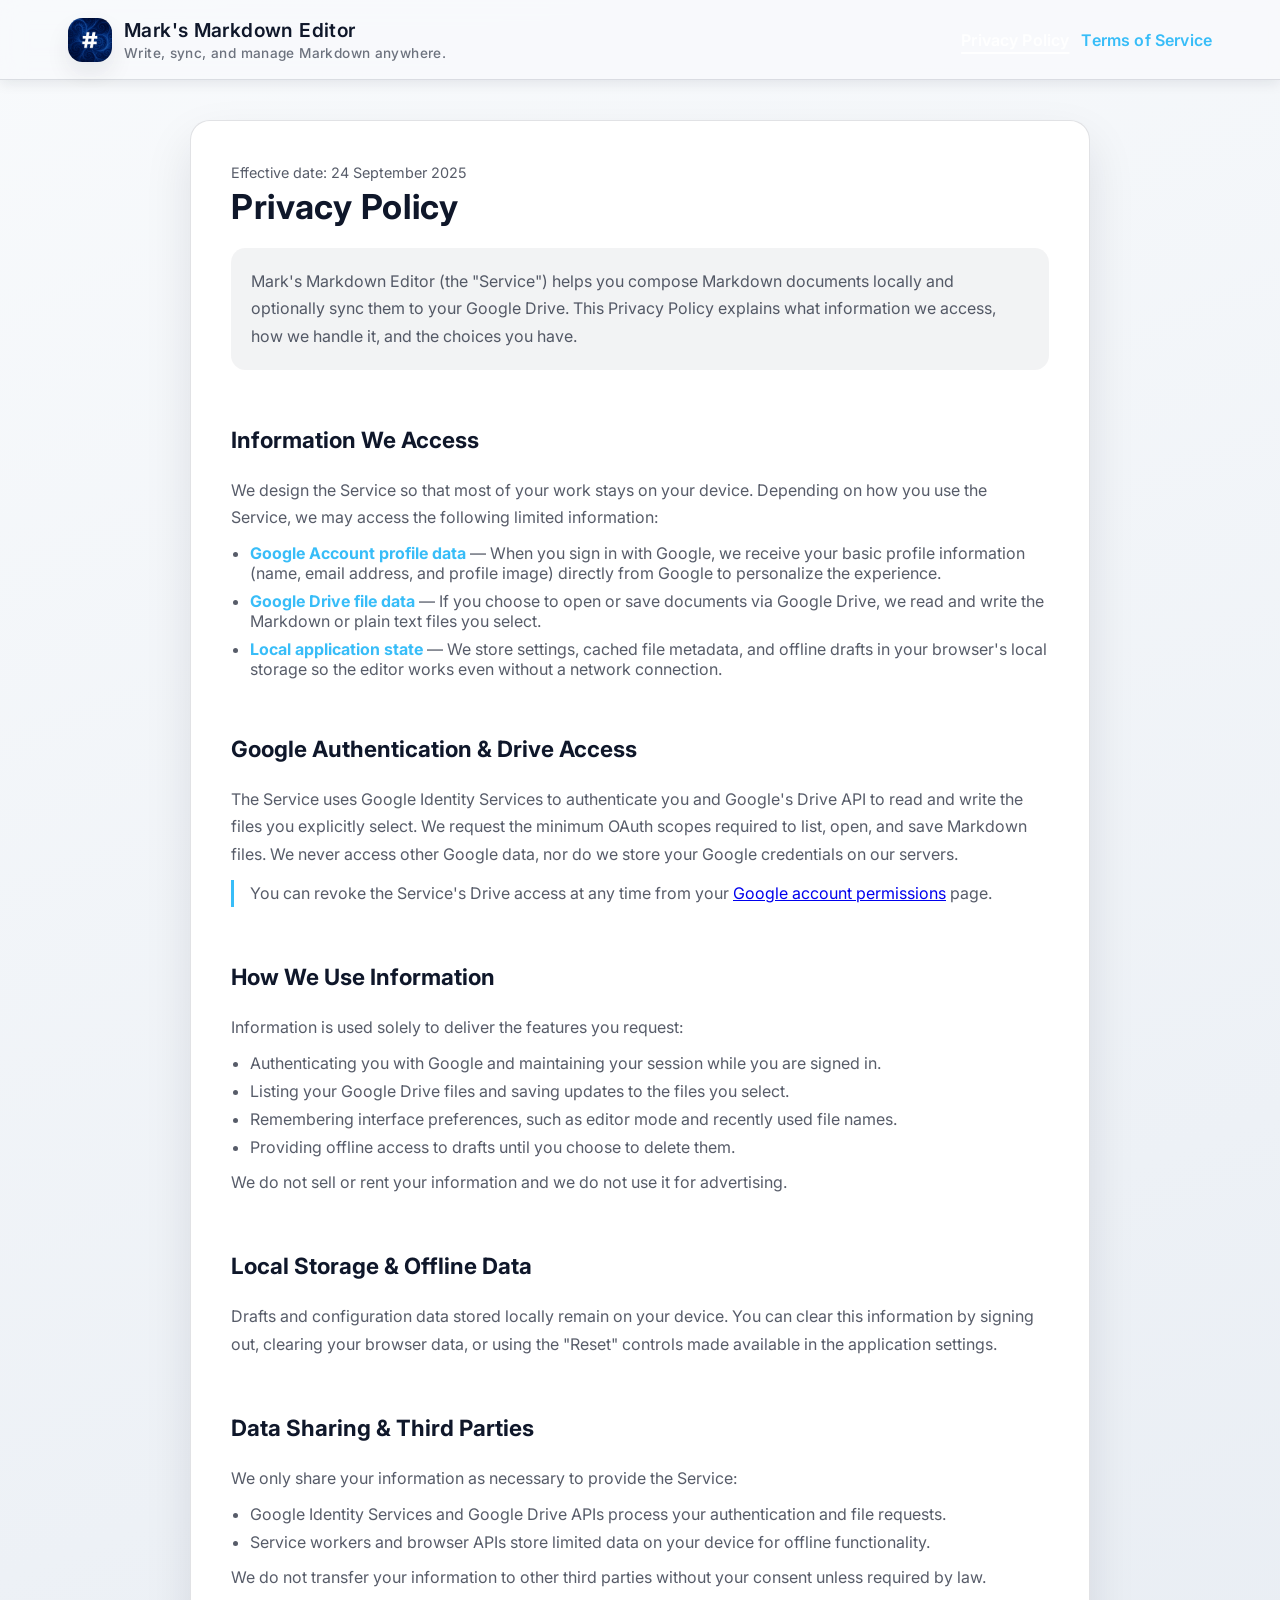
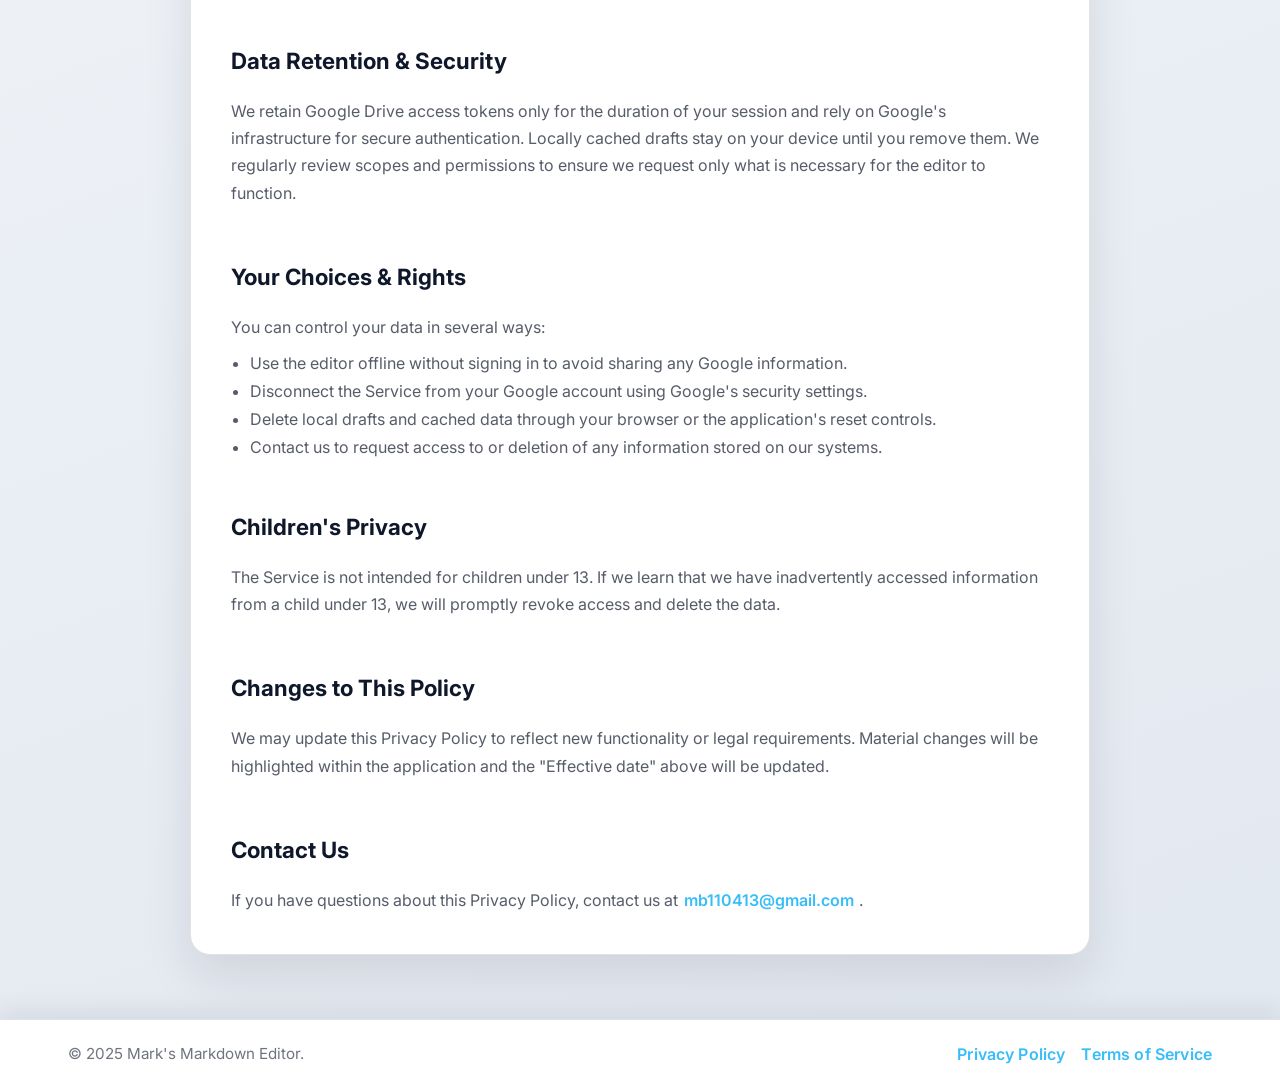
<file: privacy.html>
<!DOCTYPE html>
<html lang="en">
  <head>
    <meta charset="utf-8" />
    <meta name="viewport" content="width=device-width, initial-scale=1" />
    <title>Privacy Policy · Mark's Markdown Editor</title>
    <meta
      name="description"
      content="Privacy practices for Mark's Markdown Editor, including details about Google Drive access, local storage, and how your information is used."
    />
    <link rel="manifest" href="manifest.json" />
    <link rel="icon" type="image/png" href="icons/icon-512.png" />
    <link rel="preconnect" href="https://fonts.googleapis.com" />
    <link rel="preconnect" href="https://fonts.gstatic.com" crossorigin />
    <link rel="stylesheet" href="https://fonts.googleapis.com/css2?family=Inter:wght@400;500;600;700&display=swap" />
    <link rel="stylesheet" href="styles.css" />
  </head>
  <body class="legal-page">
    <header class="legal-header">
      <div class="inner">
        <div class="legal-header-bar">
          <a class="brand-link" href="index.html">
            <span class="brand-mark" aria-hidden="true">
              <img src="icons/icon-1024.png" width="44" height="44" alt="" />
            </span>
            <span class="brand-name">
              Mark's Markdown Editor
              <span>Write, sync, and manage Markdown anywhere.</span>
            </span>
          </a>
          <nav class="legal-header-links" aria-label="Legal pages">
            <a href="privacy.html" aria-current="page">Privacy Policy</a>
            <a href="terms.html">Terms of Service</a>
          </nav>
        </div>
      </div>
    </header>

    <main class="legal-main">
      <article class="legal-content">
        <header>
          <p class="legal-meta">Effective date: 24 September 2025</p>
          <h1>Privacy Policy</h1>
          <p class="legal-intro">
            Mark's Markdown Editor (the "Service") helps you compose Markdown documents locally and optionally sync them to
            your Google Drive. This Privacy Policy explains what information we access, how we handle it, and the choices you
            have.
          </p>
        </header>

        <section>
          <h2>Information We Access</h2>
          <p>
            We design the Service so that most of your work stays on your device. Depending on how you use the Service, we may
            access the following limited information:
          </p>
          <ul>
            <li>
              <strong>Google Account profile data</strong> — When you sign in with Google, we receive your basic profile
              information (name, email address, and profile image) directly from Google to personalize the experience.
            </li>
            <li>
              <strong>Google Drive file data</strong> — If you choose to open or save documents via Google Drive, we read and
              write the Markdown or plain text files you select.
            </li>
            <li>
              <strong>Local application state</strong> — We store settings, cached file metadata, and offline drafts in your
              browser's local storage so the editor works even without a network connection.
            </li>
          </ul>
        </section>

        <section>
          <h2>Google Authentication &amp; Drive Access</h2>
          <p>
            The Service uses Google Identity Services to authenticate you and Google's Drive API to read and write the files you
            explicitly select. We request the minimum OAuth scopes required to list, open, and save Markdown files. We never
            access other Google data, nor do we store your Google credentials on our servers.
          </p>
          <p class="legal-callout">
            You can revoke the Service's Drive access at any time from your
            <a href="https://myaccount.google.com/permissions" target="_blank" rel="noopener">Google account permissions</a>
            page.
          </p>
        </section>

        <section>
          <h2>How We Use Information</h2>
          <p>
            Information is used solely to deliver the features you request:
          </p>
          <ul>
            <li>Authenticating you with Google and maintaining your session while you are signed in.</li>
            <li>Listing your Google Drive files and saving updates to the files you select.</li>
            <li>Remembering interface preferences, such as editor mode and recently used file names.</li>
            <li>Providing offline access to drafts until you choose to delete them.</li>
          </ul>
          <p>We do not sell or rent your information and we do not use it for advertising.</p>
        </section>

        <section>
          <h2>Local Storage &amp; Offline Data</h2>
          <p>
            Drafts and configuration data stored locally remain on your device. You can clear this information by signing out,
            clearing your browser data, or using the "Reset" controls made available in the application settings.
          </p>
        </section>

        <section>
          <h2>Data Sharing &amp; Third Parties</h2>
          <p>
            We only share your information as necessary to provide the Service:
          </p>
          <ul>
            <li>Google Identity Services and Google Drive APIs process your authentication and file requests.</li>
            <li>Service workers and browser APIs store limited data on your device for offline functionality.</li>
          </ul>
          <p>We do not transfer your information to other third parties without your consent unless required by law.</p>
        </section>

        <section>
          <h2>Data Retention &amp; Security</h2>
          <p>
            We retain Google Drive access tokens only for the duration of your session and rely on Google's infrastructure for
            secure authentication. Locally cached drafts stay on your device until you remove them. We regularly review scopes
            and permissions to ensure we request only what is necessary for the editor to function.
          </p>
        </section>

        <section>
          <h2>Your Choices &amp; Rights</h2>
          <p>You can control your data in several ways:</p>
          <ul>
            <li>Use the editor offline without signing in to avoid sharing any Google information.</li>
            <li>Disconnect the Service from your Google account using Google's security settings.</li>
            <li>Delete local drafts and cached data through your browser or the application's reset controls.</li>
            <li>Contact us to request access to or deletion of any information stored on our systems.</li>
          </ul>
        </section>

        <section>
          <h2>Children's Privacy</h2>
          <p>
            The Service is not intended for children under 13. If we learn that we have inadvertently accessed information from a
            child under 13, we will promptly revoke access and delete the data.
          </p>
        </section>

        <section>
          <h2>Changes to This Policy</h2>
          <p>
            We may update this Privacy Policy to reflect new functionality or legal requirements. Material changes will be
            highlighted within the application and the "Effective date" above will be updated.
          </p>
        </section>

        <section>
          <h2>Contact Us</h2>
          <p class="legal-contact">
            If you have questions about this Privacy Policy, contact us at
            <a href="mailto:mb110413@gmail.com">mb110413@gmail.com</a>.
          </p>
        </section>
      </article>
    </main>

    <footer class="site-footer">
      <div class="inner">
        <p>© 2025 Mark's Markdown Editor.</p>
        <nav class="footer-nav" aria-label="Legal">
          <a href="privacy.html" aria-current="page">Privacy Policy</a>
          <a href="terms.html">Terms of Service</a>
        </nav>
      </div>
    </footer>
  </body>
</html>
</file>
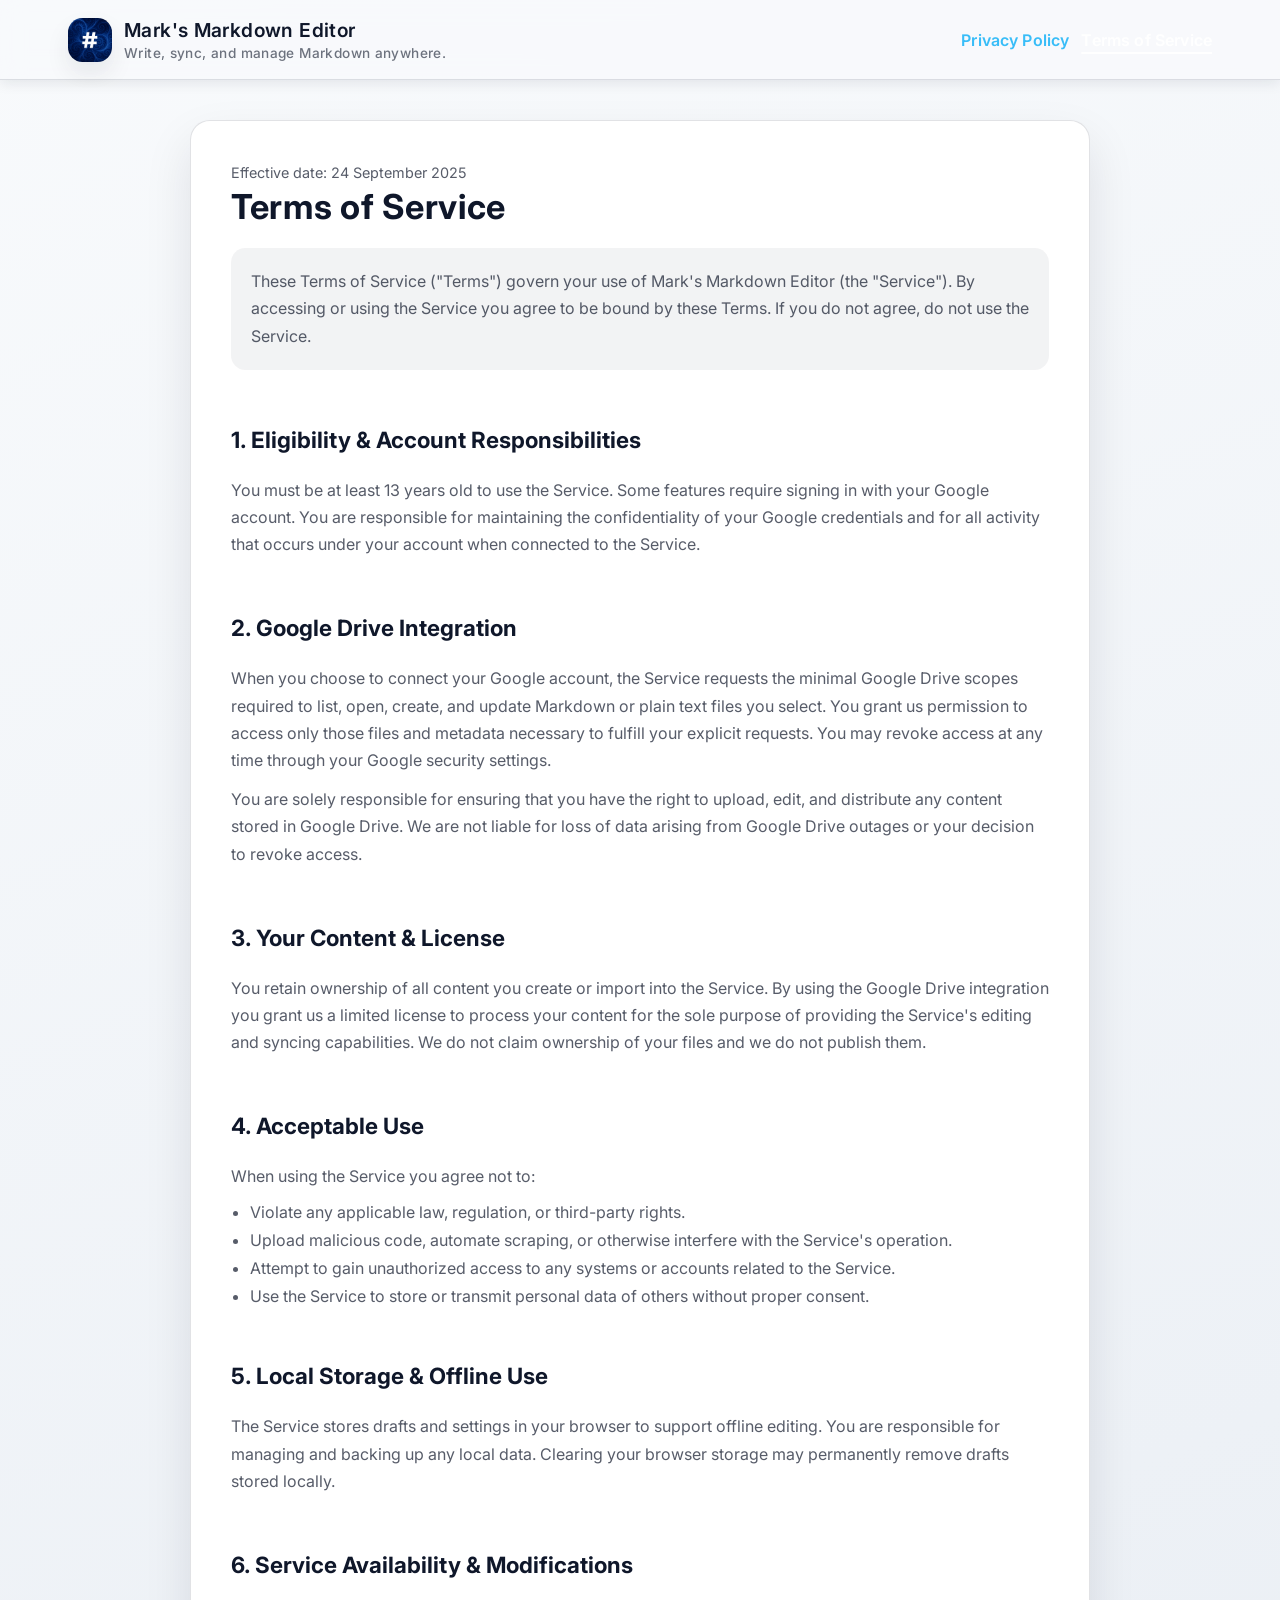
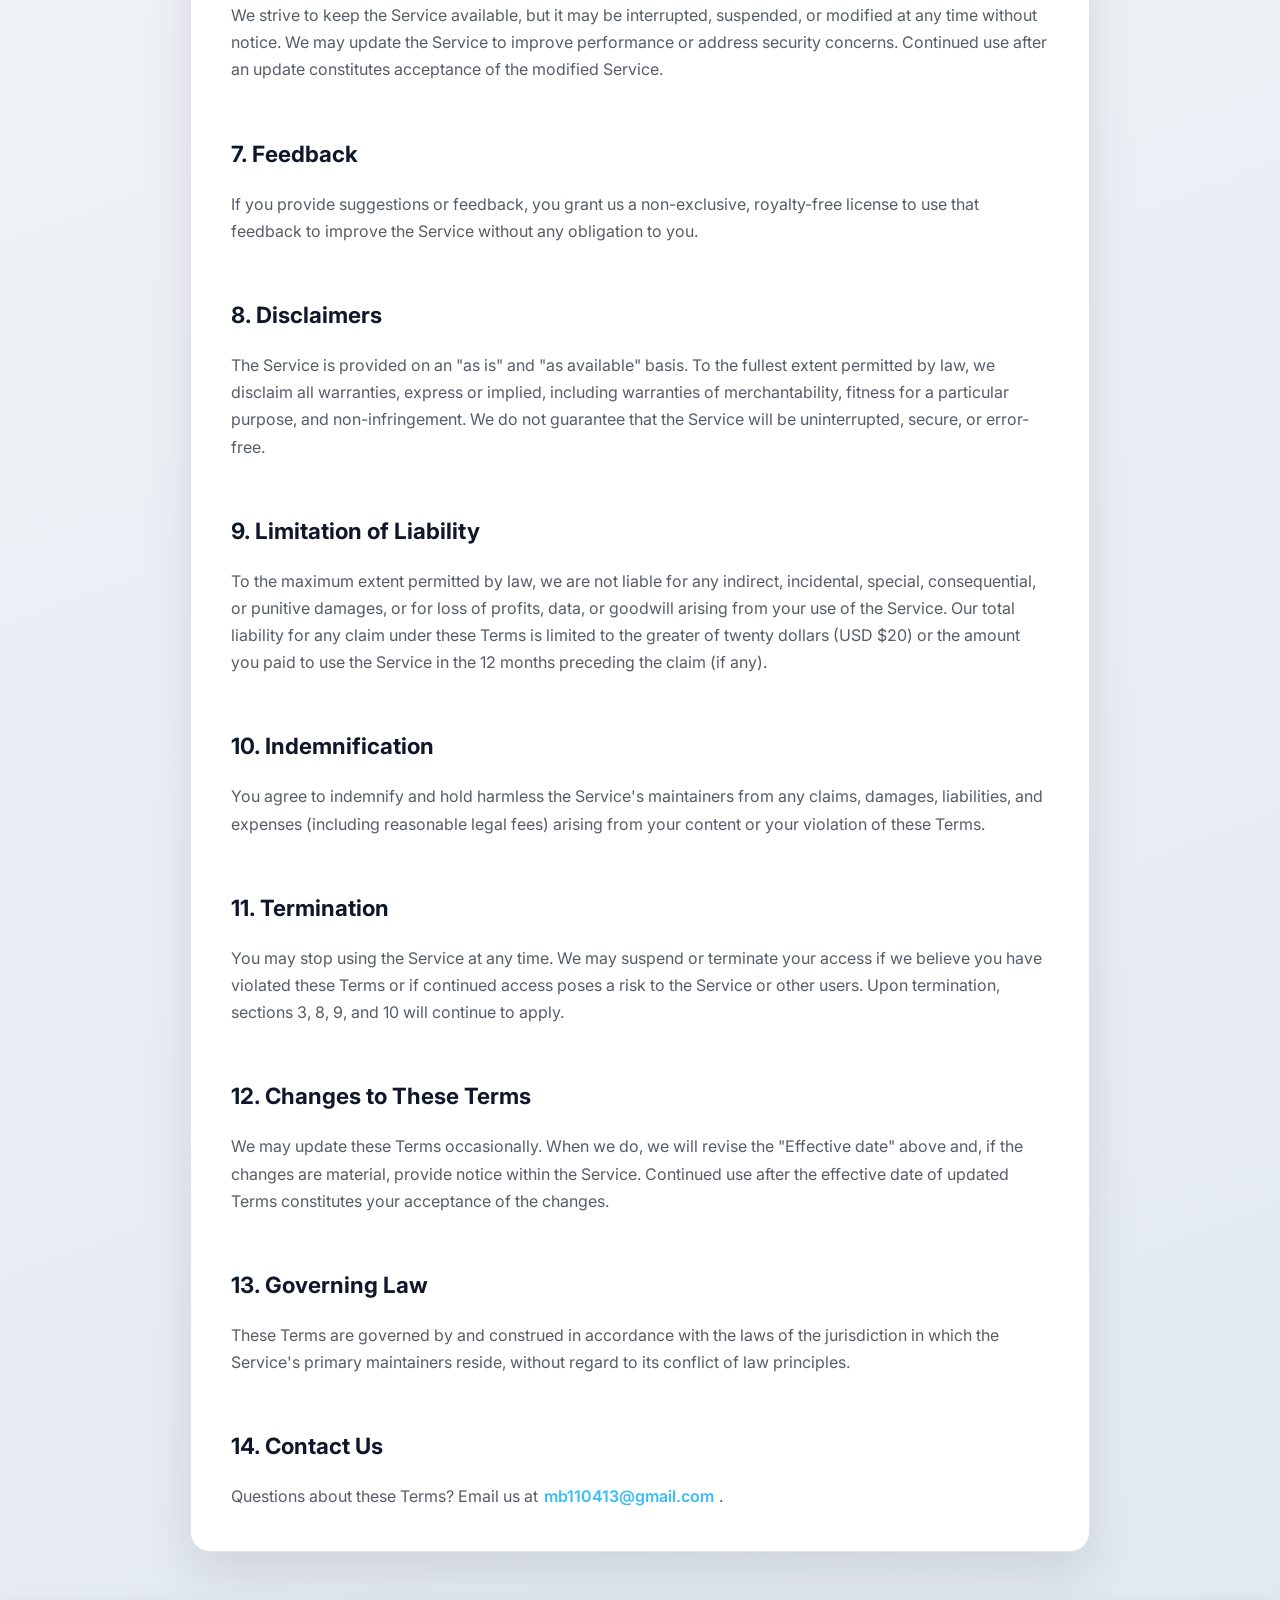
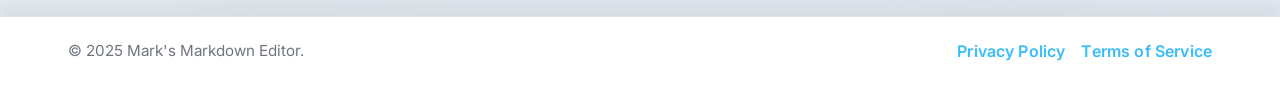
<file: terms.html>
<!DOCTYPE html>
<html lang="en">
  <head>
    <meta charset="utf-8" />
    <meta name="viewport" content="width=device-width, initial-scale=1" />
    <title>Terms of Service · Mark's Markdown Editor</title>
    <meta
      name="description"
      content="Terms governing the use of Mark's Markdown Editor, including eligibility requirements, acceptable use, and Google Drive integration."
    />
    <link rel="manifest" href="manifest.json" />
    <link rel="icon" type="image/png" href="icons/icon-512.png" />
    <link rel="preconnect" href="https://fonts.googleapis.com" />
    <link rel="preconnect" href="https://fonts.gstatic.com" crossorigin />
    <link rel="stylesheet" href="https://fonts.googleapis.com/css2?family=Inter:wght@400;500;600;700&display=swap" />
    <link rel="stylesheet" href="styles.css" />
  </head>
  <body class="legal-page">
    <header class="legal-header">
      <div class="inner">
        <div class="legal-header-bar">
          <a class="brand-link" href="index.html">
            <span class="brand-mark" aria-hidden="true">
              <img src="icons/icon-1024.png" width="44" height="44" alt="" />
            </span>
            <span class="brand-name">
              Mark's Markdown Editor
              <span>Write, sync, and manage Markdown anywhere.</span>
            </span>
          </a>
          <nav class="legal-header-links" aria-label="Legal pages">
            <a href="privacy.html">Privacy Policy</a>
            <a href="terms.html" aria-current="page">Terms of Service</a>
          </nav>
        </div>
      </div>
    </header>

    <main class="legal-main">
      <article class="legal-content">
        <header>
          <p class="legal-meta">Effective date: 24 September 2025</p>
          <h1>Terms of Service</h1>
          <p class="legal-intro">
            These Terms of Service ("Terms") govern your use of Mark's Markdown Editor (the "Service"). By accessing or using the
            Service you agree to be bound by these Terms. If you do not agree, do not use the Service.
          </p>
        </header>

        <section>
          <h2>1. Eligibility &amp; Account Responsibilities</h2>
          <p>
            You must be at least 13 years old to use the Service. Some features require signing in with your Google account. You
            are responsible for maintaining the confidentiality of your Google credentials and for all activity that occurs under
            your account when connected to the Service.
          </p>
        </section>

        <section>
          <h2>2. Google Drive Integration</h2>
          <p>
            When you choose to connect your Google account, the Service requests the minimal Google Drive scopes required to list,
            open, create, and update Markdown or plain text files you select. You grant us permission to access only those files
            and metadata necessary to fulfill your explicit requests. You may revoke access at any time through your Google
            security settings.
          </p>
          <p>
            You are solely responsible for ensuring that you have the right to upload, edit, and distribute any content stored in
            Google Drive. We are not liable for loss of data arising from Google Drive outages or your decision to revoke access.
          </p>
        </section>

        <section>
          <h2>3. Your Content &amp; License</h2>
          <p>
            You retain ownership of all content you create or import into the Service. By using the Google Drive integration you
            grant us a limited license to process your content for the sole purpose of providing the Service's editing and syncing
            capabilities. We do not claim ownership of your files and we do not publish them.
          </p>
        </section>

        <section>
          <h2>4. Acceptable Use</h2>
          <p>When using the Service you agree not to:</p>
          <ul>
            <li>Violate any applicable law, regulation, or third-party rights.</li>
            <li>Upload malicious code, automate scraping, or otherwise interfere with the Service's operation.</li>
            <li>Attempt to gain unauthorized access to any systems or accounts related to the Service.</li>
            <li>Use the Service to store or transmit personal data of others without proper consent.</li>
          </ul>
        </section>

        <section>
          <h2>5. Local Storage &amp; Offline Use</h2>
          <p>
            The Service stores drafts and settings in your browser to support offline editing. You are responsible for managing
            and backing up any local data. Clearing your browser storage may permanently remove drafts stored locally.
          </p>
        </section>

        <section>
          <h2>6. Service Availability &amp; Modifications</h2>
          <p>
            We strive to keep the Service available, but it may be interrupted, suspended, or modified at any time without notice.
            We may update the Service to improve performance or address security concerns. Continued use after an update
            constitutes acceptance of the modified Service.
          </p>
        </section>

        <section>
          <h2>7. Feedback</h2>
          <p>
            If you provide suggestions or feedback, you grant us a non-exclusive, royalty-free license to use that feedback to
            improve the Service without any obligation to you.
          </p>
        </section>

        <section>
          <h2>8. Disclaimers</h2>
          <p>
            The Service is provided on an "as is" and "as available" basis. To the fullest extent permitted by law, we disclaim
            all warranties, express or implied, including warranties of merchantability, fitness for a particular purpose, and
            non-infringement. We do not guarantee that the Service will be uninterrupted, secure, or error-free.
          </p>
        </section>

        <section>
          <h2>9. Limitation of Liability</h2>
          <p>
            To the maximum extent permitted by law, we are not liable for any indirect, incidental, special, consequential, or
            punitive damages, or for loss of profits, data, or goodwill arising from your use of the Service. Our total liability
            for any claim under these Terms is limited to the greater of twenty dollars (USD $20) or the amount you paid to use
            the Service in the 12 months preceding the claim (if any).
          </p>
        </section>

        <section>
          <h2>10. Indemnification</h2>
          <p>
            You agree to indemnify and hold harmless the Service's maintainers from any claims, damages, liabilities, and expenses
            (including reasonable legal fees) arising from your content or your violation of these Terms.
          </p>
        </section>

        <section>
          <h2>11. Termination</h2>
          <p>
            You may stop using the Service at any time. We may suspend or terminate your access if we believe you have violated
            these Terms or if continued access poses a risk to the Service or other users. Upon termination, sections 3, 8, 9, and
            10 will continue to apply.
          </p>
        </section>

        <section>
          <h2>12. Changes to These Terms</h2>
          <p>
            We may update these Terms occasionally. When we do, we will revise the "Effective date" above and, if the changes are
            material, provide notice within the Service. Continued use after the effective date of updated Terms constitutes your
            acceptance of the changes.
          </p>
        </section>

        <section>
          <h2>13. Governing Law</h2>
          <p>
            These Terms are governed by and construed in accordance with the laws of the jurisdiction in which the Service's
            primary maintainers reside, without regard to its conflict of law principles.
          </p>
        </section>

        <section>
          <h2>14. Contact Us</h2>
          <p class="legal-contact">
            Questions about these Terms? Email us at
            <a href="mailto:mb110413@gmail.com">mb110413@gmail.com</a>.
          </p>
        </section>
      </article>
    </main>

    <footer class="site-footer">
      <div class="inner">
        <p>© 2025 Mark's Markdown Editor.</p>
        <nav class="footer-nav" aria-label="Legal">
          <a href="privacy.html">Privacy Policy</a>
          <a href="terms.html" aria-current="page">Terms of Service</a>
        </nav>
      </div>
    </footer>
  </body>
</html>
</file>
<file: styles.css>
:root {
  color-scheme: light dark;
  --bg-gradient-start: #0f172a;
  --bg-gradient-end: #1e293b;
  --surface: rgba(15, 23, 42, 0.75);
  --surface-strong: rgba(15, 23, 42, 0.95);
  --header-bg: rgba(15, 23, 42, 0.85);
  --header-offset: 0px;
  --input-bg: rgba(15, 23, 42, 0.6);
  --text: #e2e8f0;
  --text-muted: rgba(226, 232, 240, 0.7);
  --text-subtle: rgba(226, 232, 240, 0.75);
  --accent: #38bdf8;
  --accent-dark: #0ea5e9;
  --border: rgba(148, 163, 184, 0.4);
  --button-bg: rgba(148, 163, 184, 0.12);
  --button-bg-hover: rgba(148, 163, 184, 0.2);
  --button-border-hover: rgba(148, 163, 184, 0.3);
  --overlay: rgba(15, 23, 42, 0.75);
  --shadow: rgba(15, 23, 42, 0.4);
  --surface-shadow: rgba(15, 23, 42, 0.45);
  --strong-shadow: rgba(15, 23, 42, 0.7);
  --drive-menu-label-bg: rgba(15, 23, 42, 0.55);
  --drive-menu-label-border: rgba(148, 163, 184, 0.4);
  --drive-menu-button-bg: rgba(15, 23, 42, 0.45);
  --drive-menu-button-border: rgba(148, 163, 184, 0.28);
  --drive-menu-icon-bg-disabled: rgba(15, 23, 42, 0.35);
  --drive-menu-button-disabled-bg: rgba(15, 23, 42, 0.25);
  --drive-menu-button-disabled-border: rgba(148, 163, 184, 0.22);
  --drive-menu-surface: linear-gradient(140deg, rgba(15, 23, 42, 0.92), rgba(30, 41, 59, 0.72));
  --drive-menu-border: rgba(148, 163, 184, 0.45);
  --drive-menu-glow: radial-gradient(circle at top, rgba(56, 189, 248, 0.22), transparent 55%);
  --drive-menu-divider: linear-gradient(180deg, transparent, rgba(148, 163, 184, 0.45), transparent);
  --drive-menu-icon-bg: rgba(14, 23, 42, 0.6);
  --drive-menu-icon-shadow: rgba(15, 23, 42, 0.35);
  --drive-menu-icon-shadow-hover: rgba(15, 23, 42, 0.4);
  --editor-bg: linear-gradient(170deg, rgba(15, 23, 42, 0.92), rgba(30, 41, 59, 0.82));
  --editor-border: rgba(148, 163, 184, 0.45);
  --editor-shadow: 0 24px 55px var(--strong-shadow);
  --table-border: rgba(148, 163, 184, 0.2);
  --row-hover: rgba(56, 189, 248, 0.15);
  --row-selected: rgba(56, 189, 248, 0.25);
  --breadcrumb-text: rgba(226, 232, 240, 0.7);
  --breadcrumb-separator: rgba(148, 163, 184, 0.6);
  --breadcrumb-disabled: rgba(226, 232, 240, 0.6);
  --danger-bg: rgba(248, 113, 113, 0.18);
  --danger-border: rgba(248, 113, 113, 0.35);
  --danger-text: #fecaca;
  --legal-intro-bg: rgba(15, 23, 42, 0.6);
  --font-sans: 'Inter', 'Segoe UI', Roboto, Helvetica, Arial, sans-serif;
  --font-mono: ui-monospace, SFMono-Regular, Menlo, Monaco, Consolas, 'Liberation Mono', 'Courier New', monospace;
}

* {
  box-sizing: border-box;
}

body {
  margin: 0;
  font-family: var(--font-sans);
  background: linear-gradient(160deg, var(--bg-gradient-start), var(--bg-gradient-end));
  color: var(--text);
  min-height: 100vh;
  display: flex;
  flex-direction: column;
}

button {
  font-family: var(--font-sans);
  position: relative;
  display: inline-flex;
  align-items: center;
  justify-content: center;
  gap: 0.45rem;
  border: 1px solid var(--border);
  background: var(--button-bg);
  color: var(--text);
  border-radius: 0.9rem;
  padding: 0.55rem 0.9rem;
  font-size: 0.85rem;
  font-weight: 500;
  line-height: 1.2;
  cursor: pointer;
  box-shadow: 0 12px 24px var(--surface-shadow);
  transition: background 0.2s ease, border-color 0.2s ease, transform 0.2s ease, box-shadow 0.2s ease,
    color 0.2s ease;
}

button:hover:not(:disabled) {
  background: var(--button-bg-hover);
  border-color: var(--button-border-hover);
  transform: translateY(-1px);
  box-shadow: 0 16px 28px var(--surface-shadow);
}

button:active:not(:disabled) {
  transform: translateY(0);
}

button:focus-visible {
  outline: 2px solid var(--accent);
  outline-offset: 3px;
}

button:disabled {
  opacity: 0.55;
  cursor: not-allowed;
  box-shadow: none;
  transform: none;
}

header {
  position: sticky;
  top: 0;
  z-index: 10;
  backdrop-filter: blur(12px);
  background: var(--header-bg);
  border-bottom: 1px solid var(--border);
  box-shadow: 0 4px 12px var(--shadow);
}

header .inner {
  max-width: 1200px;
  margin: 0 auto;
  padding: 1rem 1.5rem 1.25rem;
  display: flex;
  flex-direction: column;
  gap: 1rem;
  align-items: stretch;
}

.brand-row {
  display: flex;
  align-items: center;
  justify-content: space-between;
  gap: 1rem;
}

.app-brand {
  display: flex;
  align-items: center;
  gap: 0.75rem;
}

.brand-mark {
  display: inline-flex;
  width: 2.75rem;
  height: 2.75rem;
  align-items: center;
  justify-content: center;
  border-radius: 0.9rem;
  box-shadow: 0 12px 24px var(--shadow);
  overflow: hidden;
}

.brand-mark img {
  display: block;
  width: 100%;
  height: 100%;
}

.theme-toggle {
  width: 2.75rem;
  height: 2.75rem;
  padding: 0;
}

.theme-toggle i {
  font-size: 1.1rem;
}

.theme-toggle[data-theme='dark'] i {
  color: var(--accent);
}

.theme-toggle[data-theme='light'] i {
  color: #facc15;
}

h1 {
  font-size: 1.9rem;
  margin: 0;
  font-weight: 700;
  letter-spacing: 0.03em;
}

.toolbar-row {
  display: flex;
  flex-direction: column;
  gap: 0.9rem;
  align-items: stretch;
}

.toolbar-primary-actions {
  display: flex;
  align-items: center;
  gap: 0.75rem;
  flex-wrap: wrap;
}

.toolbar-primary-actions > #theme-toggle {
  margin-left: auto;
}

.mobile-toolbar-toggle {
  display: none;
  align-self: flex-end;
  gap: 0.4rem;
  padding: 0.5rem 0.85rem;
}

.mobile-toolbar-chevron {
  transition: transform 0.2s ease;
}

.mobile-toolbar-toggle[aria-expanded='true'] .mobile-toolbar-chevron {
  transform: rotate(180deg);
}

.toolbar {
  display: flex;
  gap: 0.5rem;
  flex-wrap: wrap;
  align-items: center;
}

.toolbar-row > .toolbar-surface {
  flex: 0 0 100%;
  width: 100%;
}

.toolbar.formatting {
  justify-content: flex-start;
  align-items: center;
  position: relative;
}

.formatting-controls {
  display: flex;
  flex-wrap: wrap;
  gap: 0.5rem;
  align-items: center;
  flex: 1 1 auto;
  min-width: 0;
}

.file-menu {
  position: relative;
  display: flex;
  align-items: stretch;
}

.file-menu-toggle {
  gap: 0.45rem;
  font-weight: 600;
  letter-spacing: 0.02em;
  padding-inline: 0.85rem 0.9rem;
}

.file-menu-toggle-icon {
  display: inline-flex;
  align-items: center;
  justify-content: center;
  width: 1.5rem;
  height: 1.5rem;
  border-radius: 0.55rem;
  background: rgba(56, 189, 248, 0.18);
  color: var(--accent);
  box-shadow: inset 0 1px 0 rgba(255, 255, 255, 0.12);
}

.file-menu-caret {
  font-size: 0.7rem;
  opacity: 0.85;
  transition: transform 0.2s ease;
}

.file-menu[data-open='true'] .file-menu-caret {
  transform: rotate(180deg);
}

.file-menu-dropdown {
  display: flex;
  flex-wrap: wrap;
  align-items: stretch;
  gap: 1.25rem;
  margin-top: 0.35rem;
  border-radius: 1rem;
}

.file-menu-dropdown.toolbar.drive-actions {
  flex-direction: row;
  align-items: stretch;
  row-gap: 1.25rem;
  column-gap: 1.5rem;
}

.file-menu-dropdown[hidden] {
  display: none !important;
}

.file-menu-dropdown .drive-menu-header {
  flex: 1 1 100%;
  display: flex;
  justify-content: flex-start;
  align-items: center;
  margin-bottom: 0.35rem;
}


.file-menu-dropdown .drive-menu-grid {
  display: flex;
  flex-direction: column;
  gap: 0.5rem;
}



.toolbar.drive-actions {
  flex-direction: column;
  align-items: stretch;
  gap: 0.75rem;
  padding: 0.75rem;
  background: var(--drive-menu-surface);
  border: 1px solid var(--drive-menu-border);
  box-shadow: 0 20px 48px var(--surface-shadow);
  position: relative;
  overflow: hidden;
}

.toolbar.drive-actions::before {
  content: '';
  position: absolute;
  inset: 0;
  background: var(--drive-menu-glow);
  pointer-events: none;
  opacity: 0.9;
}

.toolbar.drive-actions > * {
  position: relative;
  z-index: 1;
}

.toolbar.drive-actions .drive-menu-label {
  display: inline-flex;
  align-items: center;
  gap: 0.45rem;
  padding: 0.35rem 0.65rem;
  border-radius: 0.65rem;
  background: var(--drive-menu-label-bg);
  border: 1px solid var(--drive-menu-label-border);
  text-transform: uppercase;
  font-size: 0.7rem;
  letter-spacing: 0.18em;
  color: var(--text-muted);
  box-shadow: inset 0 1px 0 rgba(255, 255, 255, 0.08);
}

.toolbar.drive-actions .drive-menu-label i {
  font-size: 0.85rem;
  opacity: 0.85;
}

.toolbar.drive-actions .drive-menu-grid {
  gap: 0.5rem;
}

.toolbar.drive-actions .drive-button {
  gap: 0.45rem;
  padding: 0.6rem 1.05rem;
  font-weight: 600;
  letter-spacing: 0.02em;
}

.toolbar.drive-actions .drive-button.primary {
  background: rgba(56, 189, 248, 0.18);
  border-color: rgba(56, 189, 248, 0.55);
  color: #f8fafc;
  box-shadow: 0 18px 32px rgba(56, 189, 248, 0.35);
}

.toolbar.drive-actions .drive-button.primary:hover:not(:disabled) {
  background: rgba(56, 189, 248, 0.24);
  border-color: rgba(56, 189, 248, 0.65);
  box-shadow: 0 22px 38px rgba(56, 189, 248, 0.4);
}

.toolbar.drive-actions .drive-icon {
  display: inline-flex;
  align-items: center;
  justify-content: center;
  width: 1.75rem;
  height: 1.75rem;
  border-radius: 0.7rem;
  background: var(--drive-menu-icon-bg);
  color: var(--accent);
  font-size: 0.95rem;
  box-shadow: inset 0 1px 0 rgba(255, 255, 255, 0.08), 0 6px 16px var(--drive-menu-icon-shadow);
  transition: background 0.2s ease, color 0.2s ease, box-shadow 0.2s ease;
}

.toolbar.drive-actions .drive-button:hover .drive-icon {
  background: rgba(56, 189, 248, 0.2);
  box-shadow: inset 0 1px 0 rgba(255, 255, 255, 0.18), 0 12px 20px var(--drive-menu-icon-shadow-hover);
}

.toolbar.drive-actions .drive-button.primary .drive-icon {
  background: rgba(255, 255, 255, 0.86);
  color: #0f172a;
  box-shadow: inset 0 1px 0 rgba(255, 255, 255, 0.45), 0 12px 22px rgba(15, 23, 42, 0.32);
}

.toolbar.drive-actions .drive-button.primary:hover .drive-icon {
  background: rgba(255, 255, 255, 0.92);
}

.toolbar.drive-actions .drive-button:disabled .drive-icon {
  opacity: 0.65;
  background: var(--drive-menu-icon-bg-disabled);
}

@media (max-width: 720px) {
  .toolbar-primary-actions {
    width: 100%;
    gap: 0.6rem;
    flex-wrap: nowrap;
    align-items: stretch;
  }

  .toolbar-primary-actions > #theme-toggle {
    margin-left: 0;
  }

  .toolbar-primary-actions > .file-menu,
  .toolbar-primary-actions > #mobile-toolbar-toggle {
    flex: 1 1 0;
  }

  .toolbar-primary-actions > #mobile-toolbar-toggle {
    align-self: stretch;
    justify-content: center;
  }

  .file-menu {
    width: auto;
  }

  .file-menu-toggle {
    width: 100%;
    justify-content: center;
  }

  .file-menu-dropdown {
    margin-top: 0.5rem;
  }

  .file-menu-dropdown .drive-menu-grid {
    row-gap: 0.75rem;
  }

  header .inner {
    padding: 0.9rem 1.1rem 1.05rem;
    gap: 0.75rem;
  }

  .brand-row {
    flex-wrap: wrap;
    row-gap: 0.75rem;
  }

  .app-brand h1 {
    font-size: 1.5rem;
  }

  .toolbar-surface {
    padding: 0.5rem;
  }

  .formatting-controls {
    flex-wrap: nowrap;
    overflow-x: auto;
    overflow-y: hidden;
    -webkit-overflow-scrolling: touch;
    gap: 0.4rem;
    scroll-snap-type: x proximity;
    padding-bottom: 0.25rem;
    margin: 0 -0.25rem;
    padding-left: 0.25rem;
    padding-right: 0.25rem;
  }

  .formatting-controls > * {
    flex: 0 0 auto;
    scroll-snap-align: start;
  }

  .formatting-controls::-webkit-scrollbar {
    display: none;
  }

  .toolbar.formatting.is-collapsed {
    display: none;
  }

  .toolbar.formatting.is-collapsed .formatting-controls {
    display: none;
  }

  .mobile-toolbar-toggle {
    display: inline-flex;
  }

  #formatting-controls[hidden] {
    display: none;
  }

  .toolbar button,
  .toolbar .secondary-button {
    padding: 0.45rem 0.6rem;
    font-size: 0.8rem;
  }

  .toolbar .icon-button {
    width: 2.25rem;
    height: 2.25rem;
  }

  .toolbar .icon-button > :is(svg, i) {
    width: 1.1rem;
    height: 1.1rem;
  }

  .toolbar .icon-button > i {
    font-size: 1rem;
  }

  .toolbar .mode-toggle {
    padding: 0.45rem 0.7rem;
    gap: 0.3rem;
  }

  .toolbar .mode-toggle .button-label {
    font-size: 0.78rem;
  }

  .editor-container {
    margin: 1rem auto 2.25rem;
    padding: 0 1rem 2.25rem;
  }

  .file-title {
    margin-bottom: 0.6rem;
  }

  .file-title input {
    padding: 0.65rem 0.85rem;
    font-size: 1rem;
  }

  .editor {
    padding: 1rem;
    min-height: 55vh;
    font-size: 0.95rem;
    line-height: 1.55;
    overflow-y: visible;
  }

  .status-bar {
    flex-direction: column;
    align-items: stretch;
    gap: 0.75rem;
  }

  .status-bar span {
    margin-right: 0;
  }

  .status-bar > div {
    width: 100%;
    justify-content: space-between;
    gap: 0.75rem;
  }
}

.toolbar-surface {
  background: var(--surface);
  border: 1px solid var(--border);
  border-radius: 1rem;
  padding: 0.6rem;
  box-shadow: 0 14px 32px var(--surface-shadow);
}

.toolbar button,
.toolbar .secondary-button {
  gap: 0.35rem;
  padding: 0.5rem 0.85rem;
  font-size: 0.85rem;
}

.toolbar .icon-button {
  width: 2.5rem;
  height: 2.5rem;
  padding: 0;
}

.toolbar .icon-button > :is(svg, i) {
  width: 1.35rem;
  height: 1.35rem;
}

.toolbar .icon-button > i {
  display: inline-flex;
  align-items: center;
  justify-content: center;
  font-size: 1.15rem;
  line-height: 1;
}

.toolbar .icon-button.heading-button > .heading-icon {
  display: inline-flex;
  align-items: center;
  justify-content: center;
  width: 1.35rem;
  height: 1.35rem;
  font-size: 0.85rem;
  font-weight: 700;
  letter-spacing: -0.02em;
  line-height: 1;
}

.toolbar .mode-toggle {
  gap: 0.35rem;
  padding: 0.5rem 0.85rem;
}

.toolbar .mode-toggle > :is(svg, i) {
  width: 1.2rem;
  height: 1.2rem;
}

.toolbar .mode-toggle > i {
  display: inline-flex;
  align-items: center;
  justify-content: center;
  font-size: 1.05rem;
  line-height: 1;
}

.toolbar .mode-toggle .button-label {
  font-weight: 600;
  letter-spacing: 0.03em;
}

.button-label {
  font-size: 0.85rem;
}

button.primary {
  background: linear-gradient(135deg, rgba(56, 189, 248, 0.9), rgba(14, 165, 233, 0.92));
  border-color: rgba(14, 165, 233, 0.65);
  color: #0f172a;
  font-weight: 600;
  box-shadow: 0 18px 36px rgba(56, 189, 248, 0.4);
}

button.primary:hover:not(:disabled) {
  background: linear-gradient(135deg, rgba(56, 189, 248, 0.96), rgba(14, 165, 233, 0.98));
  border-color: rgba(56, 189, 248, 0.75);
  box-shadow: 0 22px 40px rgba(56, 189, 248, 0.45);
}

main {
  flex: 1;
  width: 100%;
}

.editor-container {
  max-width: 1200px;
  margin: 1.5rem auto;
  padding: 0 1.5rem 3rem;
}

body.touch-editor header .inner {
  padding: 0.75rem 1rem 0.9rem;
  gap: 0.65rem;
}

body.touch-editor .brand-row {
  gap: 0.6rem;
}

body.touch-editor .app-brand {
  gap: 0.6rem;
}

body.touch-editor .brand-mark {
  width: 2.4rem;
  height: 2.4rem;
  border-radius: 0.75rem;
}

body.touch-editor .app-brand h1 {
  font-size: 1.45rem;
}

body.touch-editor .toolbar-surface {
  padding: 0.45rem;
  box-shadow: 0 10px 24px var(--surface-shadow);
}

body.touch-editor .toolbar-row {
  gap: 0.65rem;
}

body.touch-editor .editor-container {
  margin: 0.9rem auto 2.25rem;
  padding: 0 1.1rem 2.5rem;
}

body.touch-editor .editor {
  padding: 0.9rem 1rem;
  min-height: 50vh;
  font-size: 0.98rem;
  line-height: 1.55;
}

body.touch-editor .status-bar {
  gap: 0.6rem;
}

body.touch-editor .status-bar > div {
  gap: 0.6rem;
}

.editor-layout {
  display: block;
}

.editor-content {
  min-width: 0;
}

.file-title {
  margin-bottom: 0.75rem;
  display: flex;
  flex-direction: column;
  gap: 0.35rem;
}

.file-title input {
  width: 100%;
  padding: 0.75rem 1rem;
  border-radius: 0.85rem;
  border: 1px solid var(--border);
  background: var(--input-bg);
  color: var(--text);
  font-size: 1.05rem;
  font-weight: 600;
  letter-spacing: 0.01em;
  transition: border-color 0.2s ease, box-shadow 0.2s ease;
}

.file-title input::placeholder {
  color: var(--text-muted);
}

.file-title input:focus-visible {
  outline: 2px solid var(--accent);
  outline-offset: 2px;
  border-color: var(--accent);
  box-shadow: 0 0 0 4px rgba(56, 189, 248, 0.18);
}

.toc {
  display: none;
  background: var(--surface);
  border: 1px solid var(--border);
  border-radius: 1rem;
  padding: 1rem;
  box-shadow: 0 10px 30px var(--surface-shadow);
}

.toc-header {
  display: flex;
  justify-content: space-between;
  align-items: center;
  margin-bottom: 0.75rem;
}

.toc-header h2 {
  margin: 0;
  font-size: 0.95rem;
  letter-spacing: 0.05em;
  text-transform: uppercase;
  color: var(--text-muted);
}

.toc-list {
  list-style: none;
  margin: 0;
  padding: 0;
  display: flex;
  flex-direction: column;
  gap: 0.15rem;
}

.toc-list li {
  margin: 0;
}

.toc-list a {
  display: block;
  padding: 0.35rem 0.5rem;
  border-radius: 0.5rem;
  color: var(--text);
  text-decoration: none;
  font-size: 0.9rem;
  line-height: 1.4;
  transition: background 0.2s ease, color 0.2s ease;
}

.toc-list a:hover,
.toc-list a:focus-visible {
  background: var(--button-bg-hover);
  color: var(--accent);
  outline: none;
}

.toc-level-2 {
  padding-left: 0.75rem;
}

.toc-level-3 {
  padding-left: 1.2rem;
}

.toc-level-4 {
  padding-left: 1.65rem;
}

.toc-level-5 {
  padding-left: 2.1rem;
}

.toc-level-6 {
  padding-left: 2.55rem;
}

.toc-empty {
  margin: 0;
  font-size: 0.85rem;
  color: var(--text-muted);
}

.editor-wrapper {
  display: block;
}

.editor-surface {
  position: relative;
  min-width: 0;
}

.editor {
  width: 100%;
  min-height: 60vh;
  padding: 1.25rem 1.5rem;
  border-radius: 1.1rem;
  background: var(--editor-bg);
  color: var(--text);
  border: 1px solid var(--editor-border);
  font-family: var(--font-mono);
  font-size: 1rem;
  line-height: 1.6;
  box-shadow: inset 0 1px 0 rgba(255, 255, 255, 0.05), var(--editor-shadow);
  backdrop-filter: blur(4px);
  outline: none;
  overflow-y: auto;
  white-space: pre-wrap;
  word-break: break-word;
  caret-color: var(--accent);
  cursor: text;
  position: relative;
  z-index: 0;
}

.editor.html-mode {
  font-family: var(--font-mono);
  white-space: pre-wrap;
  word-break: break-word;
  overflow-wrap: anywhere;
  overflow-x: hidden;
  tab-size: 2;
}

.editor:focus-visible {
  outline: 2px solid var(--accent);
  outline-offset: 2px;
}

.editor-line {
  margin: 0;
  padding: 0;
  font-size: 1rem;
  line-height: 1.6;
  white-space: pre-wrap;
  word-break: break-word;
  scroll-margin-top: var(--header-offset);
}

.editor-line.is-empty {
  min-height: 1rem;
}

.editor-line-break {
  display: block;
  height: 0.35rem;
  line-height: 0;
  font-size: 0;
  pointer-events: none;
  user-select: none;
}

.editor-line.heading-1 {
  font-size: 1.75rem;
  font-weight: 700;
  line-height: 1.3;
}

.editor-line.heading-2 {
  font-size: 1.45rem;
  font-weight: 650;
  line-height: 1.35;
}

.editor-line.heading-3 {
  font-size: 1.25rem;
  font-weight: 600;
  line-height: 1.4;
}

.editor-line.heading-4 {
  font-size: 1.15rem;
  font-weight: 600;
}

.editor-line.heading-5 {
  font-size: 1.05rem;
  font-weight: 600;
}

.editor-line.heading-6 {
  font-size: 1rem;
  font-weight: 600;
  letter-spacing: 0.02em;
}

.editor .md-strong {
  font-weight: 700;
}

.editor .md-em {
  font-style: italic;
}

.editor .md-strike {
  text-decoration: line-through;
}

.status-bar {
  display: flex;
  justify-content: space-between;
  align-items: center;
  margin-top: 1.5rem;
  padding: 0.85rem 1.25rem;
  font-size: 0.85rem;
  color: var(--text-muted);
  background: var(--surface);
  border: 1px solid var(--border);
  border-radius: 0.9rem;
  box-shadow: 0 14px 32px var(--surface-shadow);
  backdrop-filter: blur(6px);
}

.status-bar span {
  margin-right: 1.25rem;
}

.status-bar > div {
  display: flex;
  align-items: center;
  gap: 1.25rem;
  flex-wrap: wrap;
}

.file-indicator {
  font-weight: 600;
}

@media (min-width: 1024px) {
  .file-menu-dropdown .drive-menu-header {
    margin-bottom: 0.5rem;
  }

  .file-menu-dropdown .drive-menu-grid {
    display: grid;
    grid-template-columns: repeat(5, minmax(8.75rem, 1fr));
    column-gap: 1rem;
    row-gap: 1.25rem;
    align-items: stretch;
  }

  .file-menu-dropdown .drive-menu-grid .drive-button {
    width: 100%;
  }

  .editor-layout {
    display: grid;
    grid-template-columns: minmax(220px, 260px) minmax(0, 1fr);
    gap: 1.75rem;
    align-items: start;
  }

  .toc {
    display: block;
    position: sticky;
    top: calc(var(--header-offset) + 1.5rem);
    max-height: calc(100vh - var(--header-offset) - 2.5rem);
    overflow: auto;
    align-self: start;
  }
}

#status-message {
  margin-top: 0.75rem;
  font-size: 0.85rem;
  color: var(--text-subtle);
  min-height: 1.2rem;
}

#status-message.status-success {
  color: #86efac;
}

#drive-dialog {
  position: fixed;
  inset: 0;
  background: var(--overlay);
  display: none;
  place-items: center;
  padding: 1.5rem;
  z-index: 100;
}

#drive-dialog.active {
  display: grid;
}

#drive-dialog .dialog-content {
  background: var(--surface-strong);
  border: 1px solid var(--border);
  border-radius: 1rem;
  padding: 1.5rem;
  width: min(500px, 100%);
  box-shadow: 0 20px 40px var(--strong-shadow);
}

.dialog-header {
  display: flex;
  justify-content: space-between;
  align-items: center;
  margin-bottom: 1rem;
}

.dialog-header h2 {
  margin: 0;
  font-size: 1.1rem;
}

#drive-dialog-close {
  width: 2rem;
  height: 2rem;
  padding: 0;
  border-radius: 0.6rem;
  font-size: 1.1rem;
  line-height: 1;
}

.dialog-body {
  display: flex;
  flex-direction: column;
  gap: 1rem;
}

.cloud-config-card {
  position: relative;
  display: flex;
  gap: 1rem;
  padding: 1.15rem 1.3rem;
  border-radius: 1rem;
  border: 1px solid rgba(148, 163, 184, 0.4);
  background: linear-gradient(145deg, rgba(15, 23, 42, 0.92), rgba(30, 64, 175, 0.65));
  box-shadow: 0 18px 36px var(--surface-shadow);
  overflow: hidden;
  transition: border-color 0.3s ease, box-shadow 0.3s ease, transform 0.3s ease;
}

.cloud-config-card::after {
  content: '';
  position: absolute;
  inset: 0;
  pointer-events: none;
  border-radius: inherit;
  background: radial-gradient(circle at 0% 0%, rgba(56, 189, 248, 0.35), transparent 60%);
  opacity: 0.7;
  transition: opacity 0.3s ease;
}

.cloud-config-card:hover {
  transform: translateY(-2px);
  box-shadow: 0 22px 44px var(--strong-shadow);
  border-color: rgba(56, 189, 248, 0.55);
}

.cloud-config-card:hover::after {
  opacity: 1;
}

.cloud-config-card .cloud-card-icon {
  flex: 0 0 auto;
  display: inline-flex;
  align-items: center;
  justify-content: center;
  width: 3rem;
  height: 3rem;
  border-radius: 0.9rem;
  background: rgba(56, 189, 248, 0.18);
  color: var(--accent);
  box-shadow: inset 0 1px 0 rgba(255, 255, 255, 0.12), 0 12px 24px rgba(15, 23, 42, 0.45);
  font-size: 1.3rem;
}

.cloud-config-card .cloud-card-content {
  display: flex;
  flex-direction: column;
  gap: 0.35rem;
}

.cloud-card-eyebrow {
  margin: 0;
  font-size: 0.75rem;
  letter-spacing: 0.12em;
  text-transform: uppercase;
  color: rgba(226, 232, 240, 0.75);
}

.cloud-card-title {
  margin: 0;
  font-size: 1.05rem;
  font-weight: 600;
}

.cloud-card-message {
  margin: 0;
  font-size: 0.9rem;
  color: var(--text-subtle);
}

.cloud-card-links {
  margin-top: 0.25rem;
}

.cloud-card-link {
  display: inline-flex;
  align-items: center;
  gap: 0.35rem;
  padding: 0.4rem 0.65rem;
  border-radius: 999px;
  border: 1px solid rgba(148, 163, 184, 0.45);
  background: rgba(15, 23, 42, 0.35);
  color: var(--text);
  font-size: 0.85rem;
  font-weight: 500;
  text-decoration: none;
  transition: background 0.2s ease, border-color 0.2s ease, color 0.2s ease;
}

.cloud-card-link:hover,
.cloud-card-link:focus-visible {
  background: rgba(56, 189, 248, 0.2);
  border-color: rgba(56, 189, 248, 0.6);
  color: #f8fafc;
}

.cloud-card-link:focus-visible {
  outline: 2px solid rgba(56, 189, 248, 0.5);
  outline-offset: 2px;
}

.cloud-config-card.configured {
  border-color: rgba(134, 239, 172, 0.6);
  background: linear-gradient(145deg, rgba(15, 23, 42, 0.92), rgba(21, 128, 61, 0.6));
}

.cloud-config-card.configured::after {
  background: radial-gradient(circle at 0% 0%, rgba(134, 239, 172, 0.4), transparent 55%);
}

.cloud-config-card.configured .cloud-card-icon {
  background: rgba(134, 239, 172, 0.2);
  color: #86efac;
}

.cloud-config-card.configured .cloud-card-title {
  color: #bbf7d0;
}

.cloud-config-card.configured .cloud-card-message {
  color: rgba(226, 232, 240, 0.85);
}

.cloud-config-card.configured .cloud-card-link {
  border-color: rgba(134, 239, 172, 0.6);
}

.cloud-config-card.configured .cloud-card-link:hover,
.cloud-config-card.configured .cloud-card-link:focus-visible {
  background: rgba(134, 239, 172, 0.25);
  border-color: rgba(134, 239, 172, 0.8);
  color: #0f172a;
}

.dialog-body label {
  display: flex;
  flex-direction: column;
  gap: 0.25rem;
  font-size: 0.85rem;
}

.dialog-body input {
  padding: 0.5rem 0.65rem;
  border-radius: 0.5rem;
  border: 1px solid var(--border);
  background: var(--input-bg);
  color: var(--text);
}

.dialog-body input:focus {
  outline: 2px solid var(--accent);
  outline-offset: 1px;
}

.dialog-footer {
  display: flex;
  justify-content: flex-end;
  gap: 0.5rem;
}

.dialog-footer button {
  padding: 0.55rem 0.95rem;
}

.drive-files {
  max-height: 200px;
  overflow: auto;
  border: 1px solid var(--border);
  border-radius: 0.75rem;
  background: var(--surface);
}

.drive-files table {
  width: 100%;
  border-collapse: collapse;
}

.drive-files th,
.drive-files td {
  padding: 0.5rem 0.75rem;
  border-bottom: 1px solid var(--table-border);
  text-align: left;
}

.drive-files tr:hover {
  background: var(--row-hover);
  cursor: pointer;
}

.drive-controls {
  display: flex;
  flex-direction: column;
  gap: 0.5rem;
}

.drive-controls .toolbar {
  gap: 0.5rem;
}

.drive-breadcrumbs {
  display: flex;
  flex-wrap: wrap;
  align-items: center;
  gap: 0.25rem;
  font-size: 0.85rem;
  color: var(--breadcrumb-text);
}

.drive-breadcrumbs button {
  padding: 0.35rem 0.65rem;
  font-size: 0.8rem;
  color: var(--accent);
}

.drive-breadcrumbs button:hover:not(:disabled) {
  color: #f8fafc;
}

.drive-breadcrumbs button:disabled {
  color: var(--breadcrumb-disabled);
}

.drive-breadcrumbs .separator {
  color: var(--breadcrumb-separator);
  margin: 0 0.15rem;
}

.drive-files .entry-name {
  display: inline-flex;
  align-items: center;
  gap: 0.45rem;
}

.drive-files .entry-icon {
  font-size: 0.95rem;
}

.drive-files tr.folder-row td {
  font-weight: 600;
}

.drive-files tr.selected {
  background: var(--row-selected);
}

.drive-save-controls {
  display: flex;
  gap: 0.5rem;
  align-items: center;
}

/* Footer */

.site-footer {
  margin-top: auto;
  background: var(--surface-strong);
  border-top: 1px solid var(--border);
  box-shadow: 0 -8px 24px var(--shadow);
}

.site-footer .inner {
  max-width: 1200px;
  margin: 0 auto;
  padding: 1.5rem 1.75rem;
  display: flex;
  flex-direction: column;
  gap: 0.75rem;
  align-items: center;
  text-align: center;
}

.site-footer p {
  margin: 0;
  color: var(--text-muted);
  font-size: 0.95rem;
}

.footer-nav {
  display: flex;
  gap: 1rem;
  flex-wrap: wrap;
  justify-content: center;
}

.footer-nav a {
  color: var(--accent);
  text-decoration: none;
  font-weight: 600;
  letter-spacing: 0.01em;
}

.footer-nav a:hover,
.footer-nav a:focus-visible {
  text-decoration: underline;
}

@media (min-width: 768px) {
  .site-footer .inner {
    flex-direction: row;
    justify-content: space-between;
    text-align: left;
  }
}

/* Legal pages */

body.legal-page {
  min-height: 100vh;
  display: flex;
  flex-direction: column;
}

header.legal-header {
  position: static;
  top: auto;
  z-index: 10;
  backdrop-filter: blur(12px);
  background: var(--header-bg);
  border-bottom: 1px solid var(--border);
  box-shadow: 0 4px 12px var(--shadow);
}

header.legal-header .inner {
  max-width: 1200px;
  margin: 0 auto;
  padding: 1.1rem 1.75rem;
}

.legal-header-bar {
  display: flex;
  align-items: center;
  justify-content: space-between;
  gap: 1rem;
  flex-wrap: wrap;
}

.legal-header-bar .brand-link {
  display: inline-flex;
  align-items: center;
  gap: 0.75rem;
  text-decoration: none;
  color: var(--text);
  font-weight: 600;
  font-size: 1.2rem;
  letter-spacing: 0.02em;
}

.legal-header-bar .brand-link:hover,
.legal-header-bar .brand-link:focus-visible {
  color: var(--accent);
}

.legal-header-bar .brand-link .brand-name {
  display: inline-flex;
  flex-direction: column;
  gap: 0.2rem;
}

.legal-header-bar .brand-link .brand-name span {
  font-size: 0.85rem;
  color: var(--text-muted);
  font-weight: 500;
}

.legal-header-links {
  display: flex;
  flex-wrap: wrap;
  align-items: center;
  gap: 0.75rem;
}

.legal-header-links a {
  color: var(--accent);
  text-decoration: none;
  font-weight: 600;
  letter-spacing: 0.01em;
  padding: 0.25rem 0;
}

.legal-header-links a:hover,
.legal-header-links a:focus-visible {
  text-decoration: underline;
}

.legal-header-links a[aria-current='page'] {
  color: #ffffff;
  text-decoration: underline;
  text-decoration-thickness: 2px;
  text-underline-offset: 6px;
}

.legal-main {
  flex: 1;
  width: 100%;
  padding: 2.5rem 1.25rem 4rem;
  display: flex;
  justify-content: center;
}

.legal-content {
  width: min(100%, 900px);
  background: var(--surface-strong);
  border: 1px solid var(--border);
  border-radius: 1.25rem;
  padding: 2.5rem;
  box-shadow: 0 22px 48px var(--surface-shadow);
  display: flex;
  flex-direction: column;
  gap: 1.5rem;
}

.legal-content > header {
  position: static;
  top: auto;
  z-index: auto;
  backdrop-filter: none;
  background: transparent;
  border: 0;
  box-shadow: none;
}

.legal-content h1 {
  margin: 0 0 1rem;
  padding-bottom: 0.35rem;
  font-size: 2.15rem;
  letter-spacing: 0.02em;
}

.legal-content h2 {
  margin: 2rem 0 0.75rem;
  font-size: 1.4rem;
}

.legal-content p {
  margin: 0;
  color: var(--text-subtle);
  line-height: 1.7;
}

.legal-content section {
  display: flex;
  flex-direction: column;
  gap: 0.75rem;
}

.legal-content ul,
.legal-content ol {
  margin: 0;
  padding-left: 1.2rem;
  display: grid;
  gap: 0.5rem;
  color: var(--text-subtle);
}

.legal-content li {
  margin: 0;
}

.legal-content strong {
  color: var(--accent);
}

.legal-content .legal-intro {
  padding: 1.25rem;
  border-radius: 0.9rem;
  background: var(--legal-intro-bg);
}

.legal-meta {
  font-size: 0.9rem;
  color: var(--text-muted);
}

.legal-callout {
  border-left: 3px solid var(--accent);
  padding-left: 1rem;
  color: var(--text-subtle);
}

.legal-contact {
  display: inline-flex;
  flex-wrap: wrap;
  gap: 0.35rem;
}

.legal-contact a {
  color: var(--accent);
  text-decoration: none;
  font-weight: 600;
}

.legal-contact a:hover,
.legal-contact a:focus-visible {
  text-decoration: underline;
}

@media (max-width: 640px) {
  header.legal-header .inner {
    padding: 1rem 1.25rem;
  }

  .legal-content {
    padding: 1.75rem;
  }

  .legal-content h1 {
    font-size: 1.85rem;
  }

  .legal-content h2 {
    font-size: 1.25rem;
  }
}

.drive-save-controls input {
  flex: 1;
}

.drive-save-controls button {
  white-space: nowrap;
  padding: 0.55rem 0.95rem;
}

.visually-hidden {
  position: absolute;
  width: 1px;
  height: 1px;
  padding: 0;
  margin: -1px;
  overflow: hidden;
  clip: rect(0, 0, 0, 0);
  border: 0;
}

.alert {
  padding: 0.75rem 1rem;
  border-radius: 0.75rem;
  background: var(--danger-bg);
  border: 1px solid var(--danger-border);
  color: var(--danger-text);
  font-size: 0.85rem;
}

@media (prefers-color-scheme: light) {
  :root:not([data-theme]) {
    --bg-gradient-start: #f8fafc;
    --bg-gradient-end: #e2e8f0;
    --surface: #ffffff;
    --surface-strong: #ffffff;
    --header-bg: rgba(248, 250, 252, 0.85);
    --input-bg: rgba(255, 255, 255, 0.95);
    --text: #0f172a;
    --text-muted: rgba(15, 23, 42, 0.6);
    --text-subtle: rgba(15, 23, 42, 0.7);
    --border: rgba(15, 23, 42, 0.12);
    --button-bg: #f8fafc;
    --button-bg-hover: #e2e8f0;
    --button-border-hover: rgba(148, 163, 184, 0.35);
    --overlay: rgba(15, 23, 42, 0.3);
    --shadow: rgba(15, 23, 42, 0.08);
    --surface-shadow: rgba(15, 23, 42, 0.1);
    --strong-shadow: rgba(15, 23, 42, 0.12);
    --drive-menu-label-bg: rgba(148, 163, 184, 0.18);
    --drive-menu-label-border: rgba(148, 163, 184, 0.35);
    --drive-menu-button-bg: rgba(148, 163, 184, 0.12);
    --drive-menu-button-border: rgba(148, 163, 184, 0.28);
    --drive-menu-icon-bg-disabled: rgba(148, 163, 184, 0.2);
    --drive-menu-button-disabled-bg: rgba(148, 163, 184, 0.16);
    --drive-menu-button-disabled-border: rgba(148, 163, 184, 0.24);
    --drive-menu-surface: rgba(255, 255, 255, 0.95);
    --drive-menu-border: rgba(148, 163, 184, 0.22);
    --drive-menu-glow: radial-gradient(circle at top, rgba(148, 163, 184, 0.12), transparent 55%);
    --drive-menu-divider: linear-gradient(180deg, transparent, rgba(148, 163, 184, 0.28), transparent);
    --drive-menu-icon-bg: rgba(226, 232, 240, 0.85);
    --drive-menu-icon-shadow: rgba(15, 23, 42, 0.16);
    --drive-menu-icon-shadow-hover: rgba(15, 23, 42, 0.22);
    --editor-bg: #ffffff;
    --editor-border: rgba(15, 23, 42, 0.12);
    --editor-shadow: 0 18px 44px rgba(15, 23, 42, 0.1);
    --table-border: rgba(15, 23, 42, 0.08);
    --row-hover: rgba(56, 189, 248, 0.12);
    --row-selected: rgba(56, 189, 248, 0.18);
    --breadcrumb-text: rgba(15, 23, 42, 0.65);
    --breadcrumb-separator: rgba(15, 23, 42, 0.35);
    --breadcrumb-disabled: rgba(15, 23, 42, 0.4);
    --danger-bg: rgba(248, 113, 113, 0.15);
    --danger-border: rgba(248, 113, 113, 0.3);
    --danger-text: #b91c1c;
    --legal-intro-bg: rgba(15, 23, 42, 0.05);
  }

}

:root[data-theme='dark'] {
  color-scheme: dark;
}

:root[data-theme='light'] {
  color-scheme: light;
  --bg-gradient-start: #f8fafc;
  --bg-gradient-end: #e2e8f0;
  --surface: #ffffff;
  --surface-strong: #ffffff;
  --header-bg: rgba(248, 250, 252, 0.85);
  --input-bg: rgba(255, 255, 255, 0.95);
  --text: #0f172a;
  --text-muted: rgba(15, 23, 42, 0.6);
  --text-subtle: rgba(15, 23, 42, 0.7);
  --border: rgba(15, 23, 42, 0.12);
  --button-bg: #f8fafc;
  --button-bg-hover: #e2e8f0;
  --button-border-hover: rgba(148, 163, 184, 0.35);
  --overlay: rgba(15, 23, 42, 0.3);
  --shadow: rgba(15, 23, 42, 0.08);
  --surface-shadow: rgba(15, 23, 42, 0.1);
  --strong-shadow: rgba(15, 23, 42, 0.12);
  --drive-menu-label-bg: rgba(148, 163, 184, 0.18);
  --drive-menu-label-border: rgba(148, 163, 184, 0.35);
  --drive-menu-button-bg: rgba(148, 163, 184, 0.12);
  --drive-menu-button-border: rgba(148, 163, 184, 0.28);
  --drive-menu-icon-bg-disabled: rgba(148, 163, 184, 0.2);
  --drive-menu-button-disabled-bg: rgba(148, 163, 184, 0.16);
  --drive-menu-button-disabled-border: rgba(148, 163, 184, 0.24);
  --drive-menu-surface: rgba(255, 255, 255, 0.95);
  --drive-menu-border: rgba(148, 163, 184, 0.22);
  --drive-menu-glow: radial-gradient(circle at top, rgba(148, 163, 184, 0.12), transparent 55%);
  --drive-menu-divider: linear-gradient(180deg, transparent, rgba(148, 163, 184, 0.28), transparent);
  --drive-menu-icon-bg: rgba(226, 232, 240, 0.85);
  --drive-menu-icon-shadow: rgba(15, 23, 42, 0.16);
  --drive-menu-icon-shadow-hover: rgba(15, 23, 42, 0.22);
  --editor-bg: #ffffff;
  --editor-border: rgba(15, 23, 42, 0.12);
  --editor-shadow: 0 18px 44px rgba(15, 23, 42, 0.1);
  --table-border: rgba(15, 23, 42, 0.08);
  --row-hover: rgba(56, 189, 248, 0.12);
  --row-selected: rgba(56, 189, 248, 0.18);
  --breadcrumb-text: rgba(15, 23, 42, 0.65);
  --breadcrumb-separator: rgba(15, 23, 42, 0.35);
  --breadcrumb-disabled: rgba(15, 23, 42, 0.4);
  --danger-bg: rgba(248, 113, 113, 0.15);
  --danger-border: rgba(248, 113, 113, 0.3);
  --danger-text: #b91c1c;
  --legal-intro-bg: rgba(15, 23, 42, 0.05);
}

@media (max-width: 768px) {
  header .inner {
    flex-direction: column;
    align-items: stretch;
  }

  .brand-row {
    flex-direction: column;
    align-items: center;
    gap: 0.75rem;
  }

  .theme-toggle {
    align-self: center;
  }

  h1 {
    text-align: center;
  }

  .toolbar {
    justify-content: center;
  }

  .toolbar.drive-actions {
    justify-content: flex-start;
  }

  .status-bar {
    flex-direction: column;
    align-items: flex-start;
    gap: 0.5rem;
  }
}
</file>
